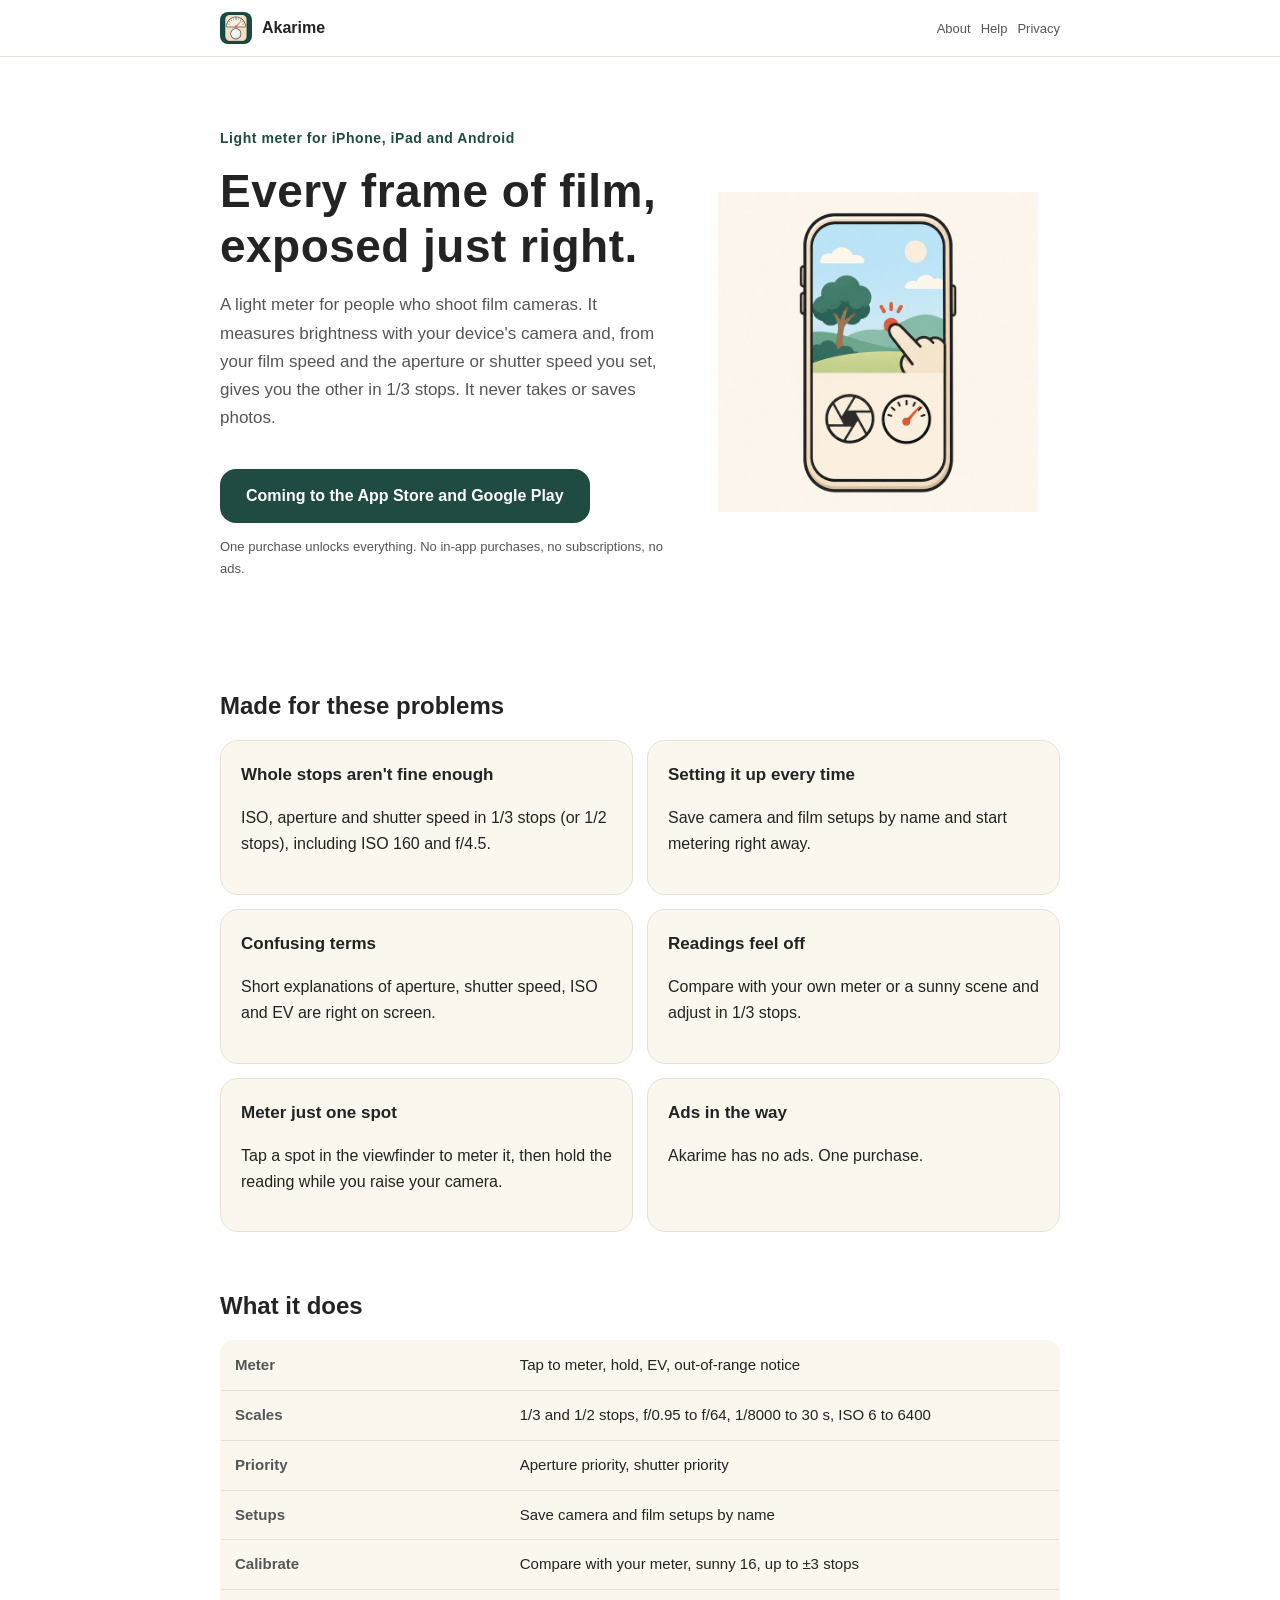
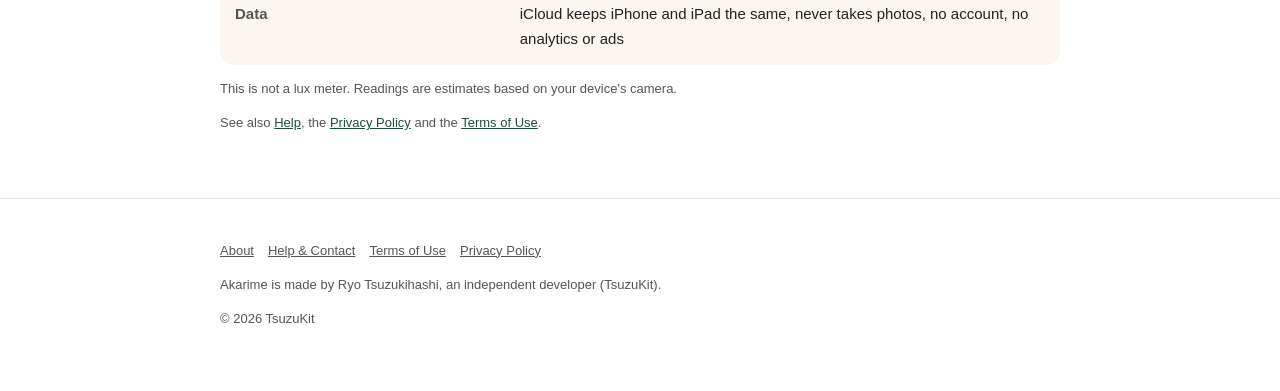
<file: index.html>
<!DOCTYPE html>
<html lang="ja" data-title-ja="あかりめ｜フィルムカメラ用の露出計" data-title-en="Akarime | Light meter for film cameras">
<head>
<meta charset="UTF-8">
<meta name="viewport" content="width=device-width, initial-scale=1">
<script>(function(){var l=navigator.languages&&navigator.languages.length?navigator.languages:[navigator.language||"ja"],p="en";for(var i=0;i<l.length;i++){var c=String(l[i]).toLowerCase();if(c.indexOf("ja")===0){p="ja";break}if(c.indexOf("en")===0){p="en";break}}var d=document.documentElement;d.lang=p;var t=d.getAttribute("data-title-"+p);if(t){document.title=t}})();</script>
<title>あかりめ｜フィルムカメラ用の露出計</title>
<meta name="description" content="フィルムのカメラで撮る人のための露出計。フィルムの感度と決めた絞りかシャッター速度から、もう片方を 1/3 段で出す。いつもの組みを保存・較正つき。広告なしの買い切り。 / A light meter for film photographers. Set your film speed and an aperture or shutter speed to get the other in 1/3 stops. Save setups, calibrate. No ads, one purchase.">
<meta property="og:title" content="あかりめ｜フィルムカメラ用の露出計">
<meta property="og:description" content="フィルムのカメラで撮る人のための露出計。フィルムの感度と決めた絞りかシャッター速度から、もう片方を 1/3 段で出す。いつもの組みを保存・較正つき。広告なしの買い切り。">
<meta property="og:type" content="website">
<meta property="og:url" content="https://akarime.tsuzukit.com/">
<meta property="og:image" content="https://akarime.tsuzukit.com/assets/og.jpg">
<link rel="icon" href="assets/icon.png">
<link rel="apple-touch-icon" href="assets/icon.png">
<link rel="stylesheet" href="style.css">
</head>
<body>
<div data-l="ja" lang="ja">
<header class="site"><div class="wrap">
<a class="brand" href="./"><img src="assets/icon.png" alt="" width="32" height="32">あかりめ</a>
<nav class="site"><a href="./">紹介</a><a href="support.html">使い方</a><a href="privacy.html">プライバシー</a></nav>
</div></header>
<main class="wrap">
<section class="hero">
<div>
<p class="eyebrow">iPhone・iPad・Android の露出計</p>
<h1>フィルムの1枚を、<br>ちょうどの明るさで。</h1>
<p class="lead">フィルムのカメラで撮る人のための露出計です。端末のカメラで明るさを測り、フィルムの感度と、決めた絞りかシャッター速度から、もう片方を 1/3 段で出します。写真は撮らず、保存もしません。</p>
<a class="cta" href="#store" id="store">App Store・Google Play で配信予定</a>
<p class="note">買い切りで全部の機能が使えます。アプリ内課金・サブスクリプション・広告はありません。</p>
</div>
<img src="assets/hero.jpg" alt="スマートフォンで景色を測るイラスト" width="360">
</section>

<h2>こんな困りごとのために</h2>
<div class="grid two">
<div class="card"><h3>1段刻みでは細かく合わせられない</h3><p>ISO・絞り・シャッター速度を 1/3 段（または 1/2 段）の目盛りで出します。ISO 160 や F4.5 も選べます。</p></div>
<div class="card"><h3>毎回の設定が面倒</h3><p>カメラとフィルムの組みを名前で保存して、開いたらすぐ測れます。</p></div>
<div class="card"><h3>言葉が分からない</h3><p>絞り・シャッター速度・ISO・EV の短い説明を画面に置きました。</p></div>
<div class="card"><h3>値がずれている気がする</h3><p>手持ちの露出計か晴れた日の景色と比べて、ずれを 1/3 段ずつ直せます。</p></div>
<div class="card"><h3>測りたい所だけ測りたい</h3><p>ファインダーで押した所の明るさを測ります。値を固定して、カメラを構え直せます。</p></div>
<div class="card"><h3>広告がじゃま</h3><p>あかりめに広告はありません。買い切りです。</p></div>
</div>

<h2>できること</h2>
<table>
<tr><th>測る</th><td>押した所を測る・固定・EV・目盛りの外のお知らせ</td></tr>
<tr><th>目盛り</th><td>1/3 段・1/2 段・F0.95〜F64・1/8000〜30 秒・ISO 6〜6400</td></tr>
<tr><th>優先</th><td>絞り優先・シャッター優先</td></tr>
<tr><th>組み</th><td>カメラとフィルムの組みを名前で保存</td></tr>
<tr><th>較正</th><td>手持ちの露出計と比べる・晴天の法則・±3 段</td></tr>
<tr><th>データ</th><td>iCloud で iPhone と iPad をそろえる・写真は撮らない・アカウントなし・解析と広告なし</td></tr>
</table>
<p class="note">照度計（ルクス）ではありません。端末のカメラの明るさから計算する目安です。</p>
<p class="note"><a href="support.html">使い方</a>・<a href="privacy.html">プライバシーポリシー</a>・<a href="terms.html">利用規約</a>もご覧ください。</p>
</main>
<footer class="site"><div class="wrap">
<p><a href="./">紹介</a><a href="support.html">使い方とお問い合わせ</a><a href="terms.html">利用規約</a><a href="privacy.html">プライバシーポリシー</a></p>
<p>あかりめは、個人開発者の續橋涼（TsuzuKit）が作っているアプリです。</p>
<p>© 2026 TsuzuKit</p>
</div></footer>
</div>
<div data-l="en" lang="en">
<header class="site"><div class="wrap">
<a class="brand" href="./"><img src="assets/icon.png" alt="" width="32" height="32">Akarime</a>
<nav class="site"><a href="./">About</a><a href="support.html">Help</a><a href="privacy.html">Privacy</a></nav>
</div></header>
<main class="wrap">
<section class="hero">
<div>
<p class="eyebrow">Light meter for iPhone, iPad and Android</p>
<h1>Every frame of film,<br>exposed just right.</h1>
<p class="lead">A light meter for people who shoot film cameras. It measures brightness with your device's camera and, from your film speed and the aperture or shutter speed you set, gives you the other in 1/3 stops. It never takes or saves photos.</p>
<a class="cta" href="#store" id="store">Coming to the App Store and Google Play</a>
<p class="note">One purchase unlocks everything. No in-app purchases, no subscriptions, no ads.</p>
</div>
<img src="assets/hero.jpg" alt="Illustration of metering a scene with a phone" width="360">
</section>

<h2>Made for these problems</h2>
<div class="grid two">
<div class="card"><h3>Whole stops aren't fine enough</h3><p>ISO, aperture and shutter speed in 1/3 stops (or 1/2 stops), including ISO 160 and f/4.5.</p></div>
<div class="card"><h3>Setting it up every time</h3><p>Save camera and film setups by name and start metering right away.</p></div>
<div class="card"><h3>Confusing terms</h3><p>Short explanations of aperture, shutter speed, ISO and EV are right on screen.</p></div>
<div class="card"><h3>Readings feel off</h3><p>Compare with your own meter or a sunny scene and adjust in 1/3 stops.</p></div>
<div class="card"><h3>Meter just one spot</h3><p>Tap a spot in the viewfinder to meter it, then hold the reading while you raise your camera.</p></div>
<div class="card"><h3>Ads in the way</h3><p>Akarime has no ads. One purchase.</p></div>
</div>

<h2>What it does</h2>
<table>
<tr><th>Meter</th><td>Tap to meter, hold, EV, out-of-range notice</td></tr>
<tr><th>Scales</th><td>1/3 and 1/2 stops, f/0.95 to f/64, 1/8000 to 30 s, ISO 6 to 6400</td></tr>
<tr><th>Priority</th><td>Aperture priority, shutter priority</td></tr>
<tr><th>Setups</th><td>Save camera and film setups by name</td></tr>
<tr><th>Calibrate</th><td>Compare with your meter, sunny 16, up to ±3 stops</td></tr>
<tr><th>Data</th><td>iCloud keeps iPhone and iPad the same, never takes photos, no account, no analytics or ads</td></tr>
</table>
<p class="note">This is not a lux meter. Readings are estimates based on your device's camera.</p>
<p class="note">See also <a href="support.html">Help</a>, the <a href="privacy.html">Privacy Policy</a> and the <a href="terms.html">Terms of Use</a>.</p>
</main>
<footer class="site"><div class="wrap">
<p><a href="./">About</a><a href="support.html">Help & Contact</a><a href="terms.html">Terms of Use</a><a href="privacy.html">Privacy Policy</a></p>
<p>Akarime is made by Ryo Tsuzukihashi, an independent developer (TsuzuKit).</p>
<p>© 2026 TsuzuKit</p>
</div></footer>
</div>
</body>
</html>
</file>
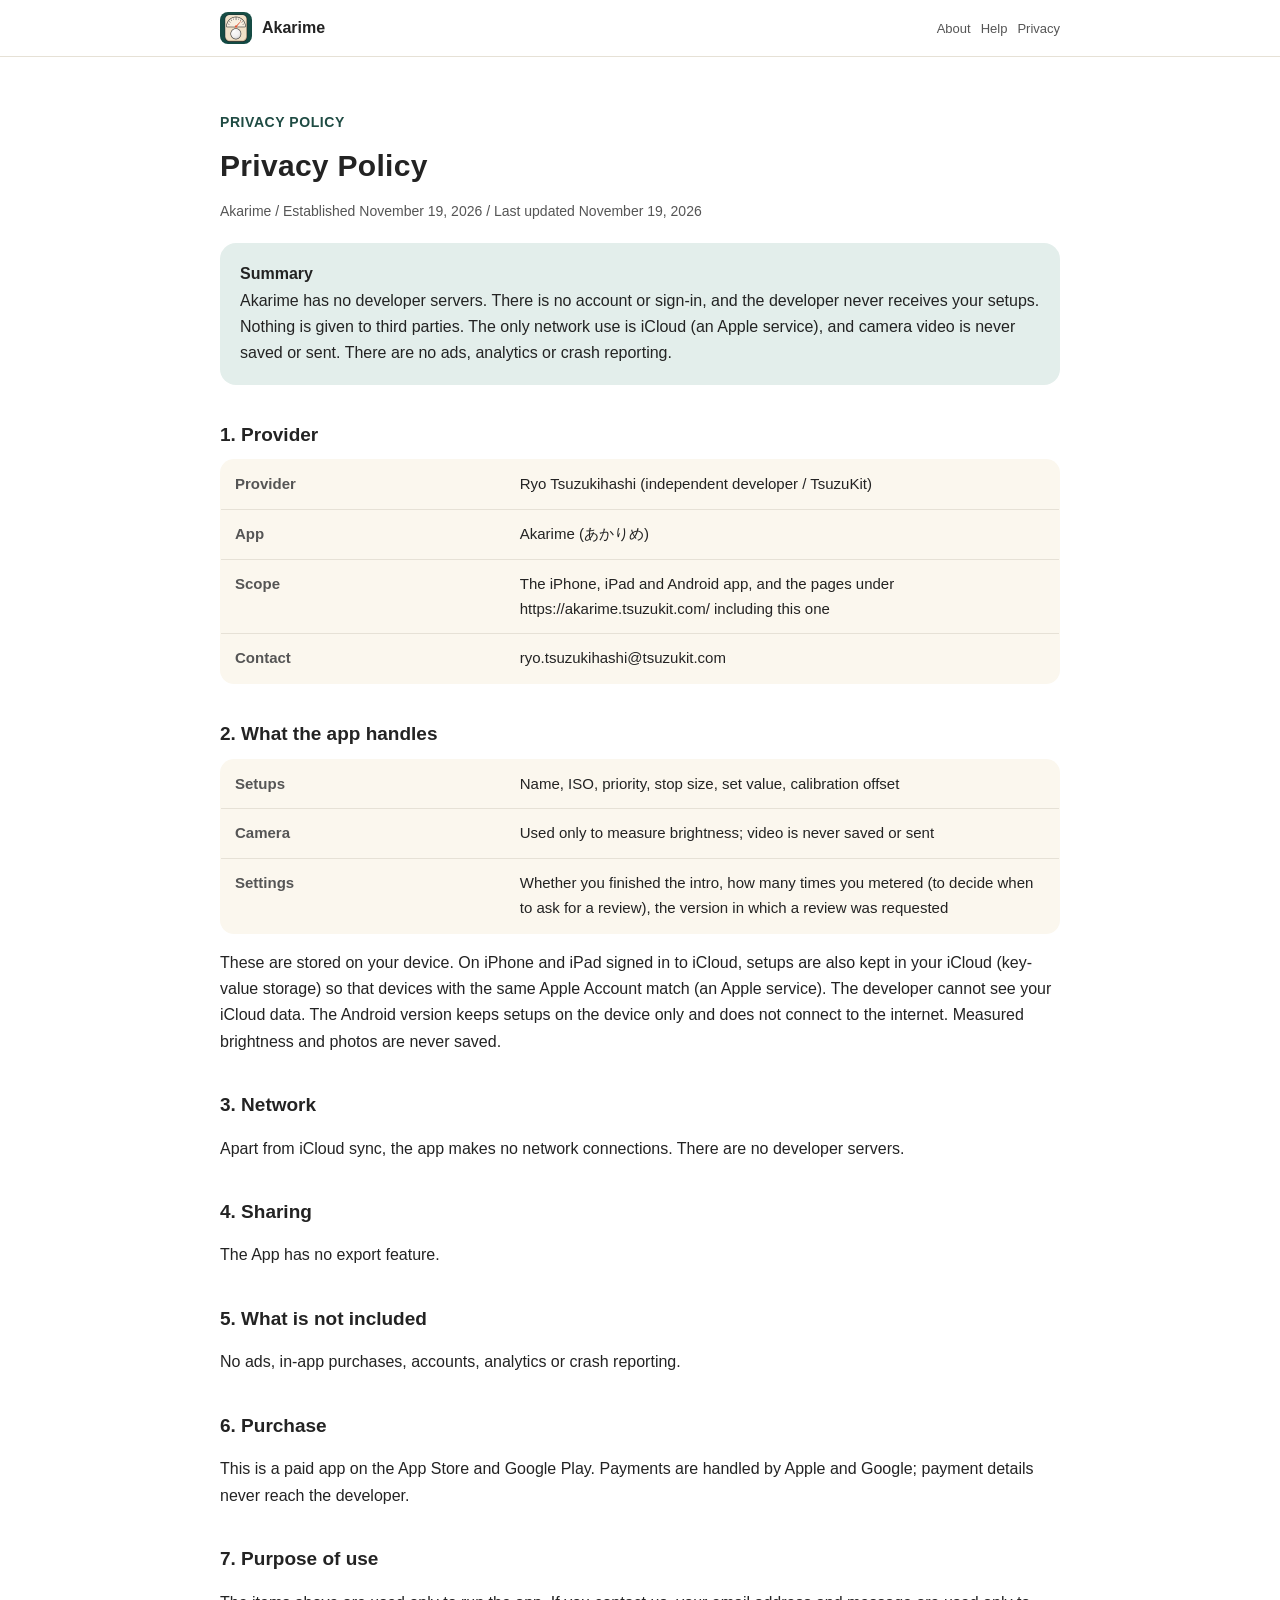
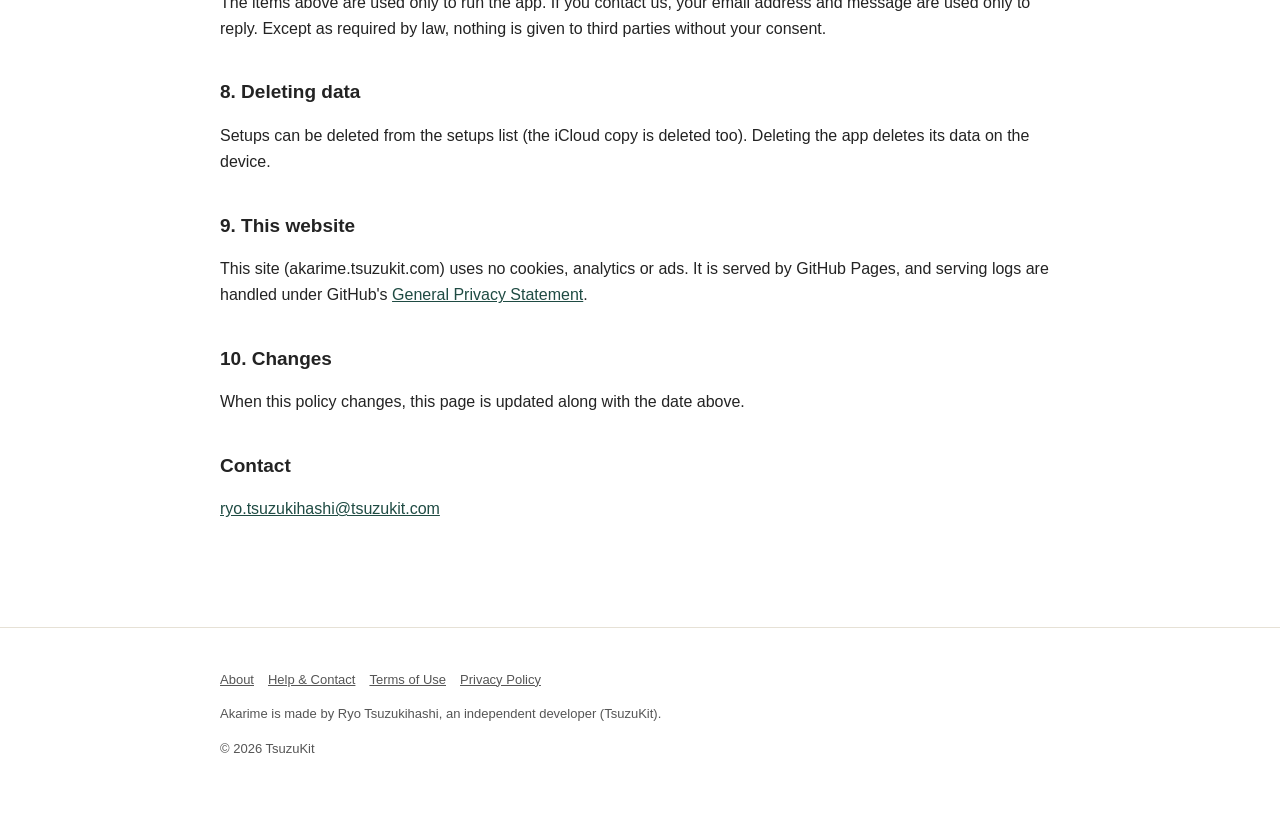
<file: privacy.html>
<!DOCTYPE html>
<html lang="ja" data-title-ja="プライバシーポリシー - あかりめ" data-title-en="Privacy Policy - Akarime">
<head>
<meta charset="UTF-8">
<meta name="viewport" content="width=device-width, initial-scale=1">
<script>(function(){var l=navigator.languages&&navigator.languages.length?navigator.languages:[navigator.language||"ja"],p="en";for(var i=0;i<l.length;i++){var c=String(l[i]).toLowerCase();if(c.indexOf("ja")===0){p="ja";break}if(c.indexOf("en")===0){p="en";break}}var d=document.documentElement;d.lang=p;var t=d.getAttribute("data-title-"+p);if(t){document.title=t}})();</script>
<title>プライバシーポリシー - あかりめ</title>
<meta name="description" content="あかりめのプライバシーポリシー。開発者は個人情報を集めません。カメラの映像は保存しません。 / Privacy Policy for Akarime. The developer collects no personal information. Camera video is never saved.">
<meta property="og:title" content="プライバシーポリシー - あかりめ">
<meta property="og:description" content="あかりめのプライバシーポリシー。開発者は個人情報を集めません。カメラの映像は保存しません。">
<meta property="og:type" content="website">
<meta property="og:url" content="https://akarime.tsuzukit.com/privacy.html">
<meta property="og:image" content="https://akarime.tsuzukit.com/assets/og.jpg">
<link rel="icon" href="assets/icon.png">
<link rel="apple-touch-icon" href="assets/icon.png">
<link rel="stylesheet" href="style.css">
</head>
<body>
<div data-l="ja" lang="ja">
<header class="site"><div class="wrap">
<a class="brand" href="./"><img src="assets/icon.png" alt="" width="32" height="32">あかりめ</a>
<nav class="site"><a href="./">紹介</a><a href="support.html">使い方</a><a href="privacy.html">プライバシー</a></nav>
</div></header>
<main class="wrap">
<article class="doc">
<p class="eyebrow">PRIVACY POLICY</p>
<h1>プライバシーポリシー</h1>
<p class="meta">あかりめ／制定日 2026年11月19日／改定日 2026年11月19日</p>
<div class="summary"><strong>このポリシーの要旨</strong><br>あかりめは、開発者のサーバーを持たないアプリです。アカウント登録やログインはなく、開発者があなたの組みを受け取ることはありません。第三者に渡すこともありません。通信は iCloud（Apple のサービス）だけで、カメラの映像は保存も送信もしません。広告、分析ツール、クラッシュを報告する仕組みは入れていません。</div>
<h2>1. 提供者</h2>
<table>
<tr><th>提供者</th><td>續橋涼（個人開発者 / TsuzuKit）</td></tr>
<tr><th>アプリ名</th><td>あかりめ（英語名 Akarime）</td></tr>
<tr><th>対象</th><td>iPhone・iPad・Android 向けアプリと、このページを含む https://akarime.tsuzukit.com/ 配下のページ</td></tr>
<tr><th>連絡先</th><td>ryo.tsuzukihashi@tsuzukit.com</td></tr>
</table>
<h2>2. アプリが扱うもの</h2>
<table>
<tr><th>組み</th><td>名前・感度・優先・刻み・決めた値・較正のずれ</td></tr>
<tr><th>カメラ</th><td>明るさを測るためだけに使います。映像は保存も送信もしません</td></tr>
<tr><th>アプリの設定</th><td>案内を終えたかどうか・測った回数（レビューのお願いを出すかを決めるため）・レビューのお願いを出した版</td></tr>
</table>
<p>これらは端末の中に保存します。iCloud に入っている iPhone・iPad では、組みをあなたの iCloud（キーと値の置き場）にも置き、同じ Apple アカウントの端末でそろえます（Apple のサービス）。開発者は、あなたの iCloud の中身を見ることはできません。Android 版は組みを端末の中だけに置き、通信しません。測った明るさや写真は保存しません。</p>
<h2>3. 通信</h2>
<p>iCloud との同期のほかに、通信はしません。開発者のサーバーはありません。</p>
<h2>4. 書き出し</h2>
<p>書き出しの機能はありません。</p>
<h2>5. 入れていないもの</h2>
<p>広告・アプリ内課金・アカウント登録・分析ツール・クラッシュの報告は入れていません。</p>
<h2>6. 購入</h2>
<p>本アプリは App Store と Google Play の有料アプリです。お支払いは Apple・Google が処理し、支払いの情報は開発者には届きません。</p>
<h2>7. 情報を使う目的</h2>
<p>上のものは、アプリを動かすためだけに使います。お問い合わせをいただいたときは、メールアドレスと内容をお返事のためだけに使います。法令にもとづく場合を除き、本人の同意なく第三者に渡すことはありません。</p>
<h2>8. 消したいとき</h2>
<p>組みは、組みの一覧から消せます（iCloud の写しも一緒に消えます）。アプリを消すと、端末の中のデータは消えます。</p>
<h2>9. このウェブサイトについて</h2>
<p>このサイト（akarime.tsuzukit.com）は、Cookie も、アクセスを計測する仕組みも、広告も使っていません。サイトは GitHub Pages で配信しており、配信の記録は GitHub の <a href="https://docs.github.com/ja/site-policy/privacy-policies/github-general-privacy-statement">プライバシーについての声明</a> に沿って扱われます。</p>
<h2>10. 改定</h2>
<p>このポリシーを変えるときは、このページを書きかえ、上の改定日を新しくします。</p>
<h2>お問い合わせ</h2>
<p><a href="mailto:ryo.tsuzukihashi@tsuzukit.com">ryo.tsuzukihashi@tsuzukit.com</a></p>
</article>
</main>
<footer class="site"><div class="wrap">
<p><a href="./">紹介</a><a href="support.html">使い方とお問い合わせ</a><a href="terms.html">利用規約</a><a href="privacy.html">プライバシーポリシー</a></p>
<p>あかりめは、個人開発者の續橋涼（TsuzuKit）が作っているアプリです。</p>
<p>© 2026 TsuzuKit</p>
</div></footer>
</div>
<div data-l="en" lang="en">
<header class="site"><div class="wrap">
<a class="brand" href="./"><img src="assets/icon.png" alt="" width="32" height="32">Akarime</a>
<nav class="site"><a href="./">About</a><a href="support.html">Help</a><a href="privacy.html">Privacy</a></nav>
</div></header>
<main class="wrap">
<article class="doc">
<p class="eyebrow">PRIVACY POLICY</p>
<h1>Privacy Policy</h1>
<p class="meta">Akarime / Established November 19, 2026 / Last updated November 19, 2026</p>
<div class="summary"><strong>Summary</strong><br>Akarime has no developer servers. There is no account or sign-in, and the developer never receives your setups. Nothing is given to third parties. The only network use is iCloud (an Apple service), and camera video is never saved or sent. There are no ads, analytics or crash reporting.</div>
<h2>1. Provider</h2>
<table>
<tr><th>Provider</th><td>Ryo Tsuzukihashi (independent developer / TsuzuKit)</td></tr>
<tr><th>App</th><td>Akarime (あかりめ)</td></tr>
<tr><th>Scope</th><td>The iPhone, iPad and Android app, and the pages under https://akarime.tsuzukit.com/ including this one</td></tr>
<tr><th>Contact</th><td>ryo.tsuzukihashi@tsuzukit.com</td></tr>
</table>
<h2>2. What the app handles</h2>
<table>
<tr><th>Setups</th><td>Name, ISO, priority, stop size, set value, calibration offset</td></tr>
<tr><th>Camera</th><td>Used only to measure brightness; video is never saved or sent</td></tr>
<tr><th>Settings</th><td>Whether you finished the intro, how many times you metered (to decide when to ask for a review), the version in which a review was requested</td></tr>
</table>
<p>These are stored on your device. On iPhone and iPad signed in to iCloud, setups are also kept in your iCloud (key-value storage) so that devices with the same Apple Account match (an Apple service). The developer cannot see your iCloud data. The Android version keeps setups on the device only and does not connect to the internet. Measured brightness and photos are never saved.</p>
<h2>3. Network</h2>
<p>Apart from iCloud sync, the app makes no network connections. There are no developer servers.</p>
<h2>4. Sharing</h2>
<p>The App has no export feature.</p>
<h2>5. What is not included</h2>
<p>No ads, in-app purchases, accounts, analytics or crash reporting.</p>
<h2>6. Purchase</h2>
<p>This is a paid app on the App Store and Google Play. Payments are handled by Apple and Google; payment details never reach the developer.</p>
<h2>7. Purpose of use</h2>
<p>The items above are used only to run the app. If you contact us, your email address and message are used only to reply. Except as required by law, nothing is given to third parties without your consent.</p>
<h2>8. Deleting data</h2>
<p>Setups can be deleted from the setups list (the iCloud copy is deleted too). Deleting the app deletes its data on the device.</p>
<h2>9. This website</h2>
<p>This site (akarime.tsuzukit.com) uses no cookies, analytics or ads. It is served by GitHub Pages, and serving logs are handled under GitHub's <a href="https://docs.github.com/en/site-policy/privacy-policies/github-general-privacy-statement">General Privacy Statement</a>.</p>
<h2>10. Changes</h2>
<p>When this policy changes, this page is updated along with the date above.</p>
<h2>Contact</h2>
<p><a href="mailto:ryo.tsuzukihashi@tsuzukit.com">ryo.tsuzukihashi@tsuzukit.com</a></p>
</article>
</main>
<footer class="site"><div class="wrap">
<p><a href="./">About</a><a href="support.html">Help & Contact</a><a href="terms.html">Terms of Use</a><a href="privacy.html">Privacy Policy</a></p>
<p>Akarime is made by Ryo Tsuzukihashi, an independent developer (TsuzuKit).</p>
<p>© 2026 TsuzuKit</p>
</div></footer>
</div>
</body>
</html>
</file>
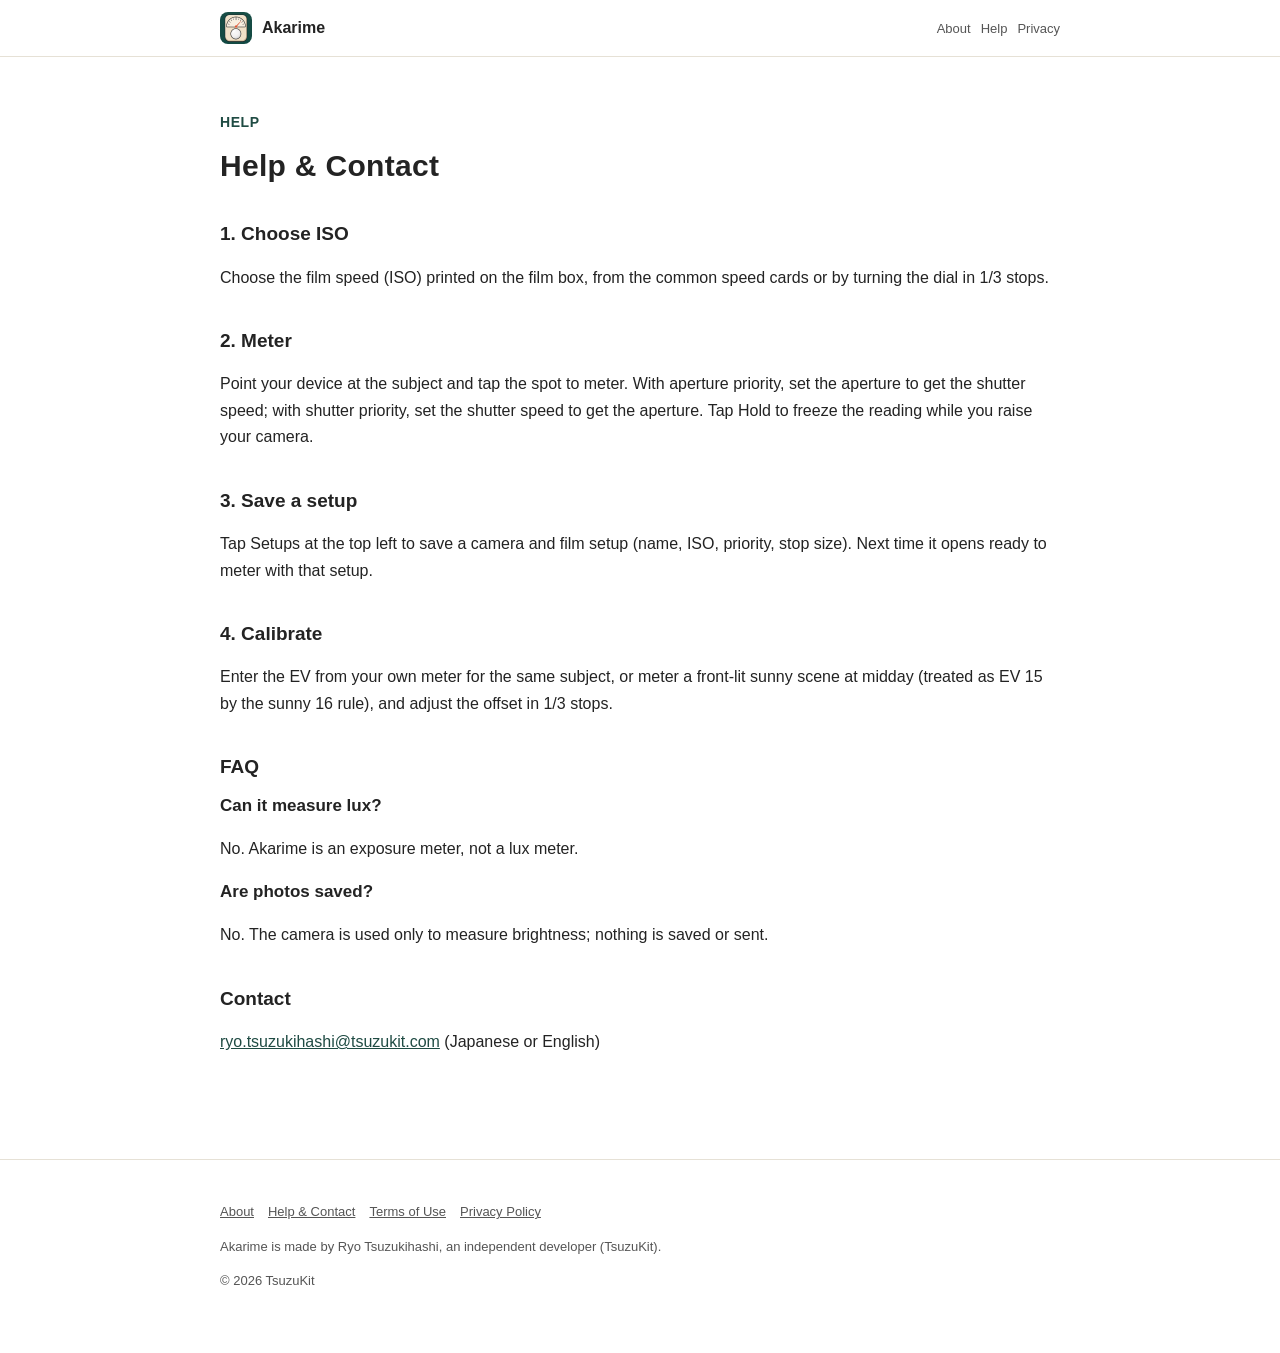
<file: support.html>
<!DOCTYPE html>
<html lang="ja" data-title-ja="使い方とお問い合わせ - あかりめ" data-title-en="Help &amp; Contact - Akarime">
<head>
<meta charset="UTF-8">
<meta name="viewport" content="width=device-width, initial-scale=1">
<script>(function(){var l=navigator.languages&&navigator.languages.length?navigator.languages:[navigator.language||"ja"],p="en";for(var i=0;i<l.length;i++){var c=String(l[i]).toLowerCase();if(c.indexOf("ja")===0){p="ja";break}if(c.indexOf("en")===0){p="en";break}}var d=document.documentElement;d.lang=p;var t=d.getAttribute("data-title-"+p);if(t){document.title=t}})();</script>
<title>使い方とお問い合わせ - あかりめ</title>
<meta name="description" content="あかりめの使い方（感度を選ぶ・測る・組みを保存・較正）とよくあるご質問、お問い合わせ。 / How to use Akarime (choosing ISO, metering, saving setups, calibration), FAQ and contact.">
<meta property="og:title" content="使い方とお問い合わせ - あかりめ">
<meta property="og:description" content="あかりめの使い方（感度を選ぶ・測る・組みを保存・較正）とよくあるご質問、お問い合わせ。">
<meta property="og:type" content="website">
<meta property="og:url" content="https://akarime.tsuzukit.com/support.html">
<meta property="og:image" content="https://akarime.tsuzukit.com/assets/og.jpg">
<link rel="icon" href="assets/icon.png">
<link rel="apple-touch-icon" href="assets/icon.png">
<link rel="stylesheet" href="style.css">
</head>
<body>
<div data-l="ja" lang="ja">
<header class="site"><div class="wrap">
<a class="brand" href="./"><img src="assets/icon.png" alt="" width="32" height="32">あかりめ</a>
<nav class="site"><a href="./">紹介</a><a href="support.html">使い方</a><a href="privacy.html">プライバシー</a></nav>
</div></header>
<main class="wrap">
<article class="doc">
<p class="eyebrow">HELP</p>
<h1>使い方とお問い合わせ</h1>
<h2>1. 感度を選ぶ</h2>
<p>フィルムの箱に書いてある感度（ISO）を選びます。よくある感度の札から選ぶか、輪を回して 1/3 段の値を選べます。</p>
<h2>2. 測る</h2>
<p>撮りたい物に端末を向け、ファインダーで測りたい所を押します。絞り優先なら絞りを決めるとシャッター速度が、シャッター優先ならシャッター速度を決めると絞りが出ます。［固定］を押すと値が止まり、カメラを構え直せます。</p>
<h2>3. 組みを保存する</h2>
<p>左上の［組み］で、カメラとフィルムの組み（名前・感度・優先・刻み）を保存します。次からは開いたらすぐ、その組みで測れます。</p>
<h2>4. 較正する</h2>
<p>手持ちの露出計で同じ物を測って出た EV を入れるか、晴れた日の昼に順光の景色を測ると（晴天の法則で EV 15 とみなします）、ずれを 1/3 段ずつ直せます。</p>
<h2>よくあるご質問</h2>
<h3>照度（ルクス）は測れますか</h3>
<p>測れません。あかりめは露出計で、照度計ではありません。</p>
<h3>写真は保存されますか</h3>
<p>されません。カメラの映像は明るさを測るためだけに使い、保存も送信もしません。</p>
<h2>お問い合わせ</h2>
<p><a href="mailto:ryo.tsuzukihashi@tsuzukit.com">ryo.tsuzukihashi@tsuzukit.com</a>（日本語・英語）</p>
</article>
</main>
<footer class="site"><div class="wrap">
<p><a href="./">紹介</a><a href="support.html">使い方とお問い合わせ</a><a href="terms.html">利用規約</a><a href="privacy.html">プライバシーポリシー</a></p>
<p>あかりめは、個人開発者の續橋涼（TsuzuKit）が作っているアプリです。</p>
<p>© 2026 TsuzuKit</p>
</div></footer>
</div>
<div data-l="en" lang="en">
<header class="site"><div class="wrap">
<a class="brand" href="./"><img src="assets/icon.png" alt="" width="32" height="32">Akarime</a>
<nav class="site"><a href="./">About</a><a href="support.html">Help</a><a href="privacy.html">Privacy</a></nav>
</div></header>
<main class="wrap">
<article class="doc">
<p class="eyebrow">HELP</p>
<h1>Help &amp; Contact</h1>
<h2>1. Choose ISO</h2>
<p>Choose the film speed (ISO) printed on the film box, from the common speed cards or by turning the dial in 1/3 stops.</p>
<h2>2. Meter</h2>
<p>Point your device at the subject and tap the spot to meter. With aperture priority, set the aperture to get the shutter speed; with shutter priority, set the shutter speed to get the aperture. Tap Hold to freeze the reading while you raise your camera.</p>
<h2>3. Save a setup</h2>
<p>Tap Setups at the top left to save a camera and film setup (name, ISO, priority, stop size). Next time it opens ready to meter with that setup.</p>
<h2>4. Calibrate</h2>
<p>Enter the EV from your own meter for the same subject, or meter a front-lit sunny scene at midday (treated as EV 15 by the sunny 16 rule), and adjust the offset in 1/3 stops.</p>
<h2>FAQ</h2>
<h3>Can it measure lux?</h3>
<p>No. Akarime is an exposure meter, not a lux meter.</p>
<h3>Are photos saved?</h3>
<p>No. The camera is used only to measure brightness; nothing is saved or sent.</p>
<h2>Contact</h2>
<p><a href="mailto:ryo.tsuzukihashi@tsuzukit.com">ryo.tsuzukihashi@tsuzukit.com</a> (Japanese or English)</p>
</article>
</main>
<footer class="site"><div class="wrap">
<p><a href="./">About</a><a href="support.html">Help & Contact</a><a href="terms.html">Terms of Use</a><a href="privacy.html">Privacy Policy</a></p>
<p>Akarime is made by Ryo Tsuzukihashi, an independent developer (TsuzuKit).</p>
<p>© 2026 TsuzuKit</p>
</div></footer>
</div>
</body>
</html>
</file>
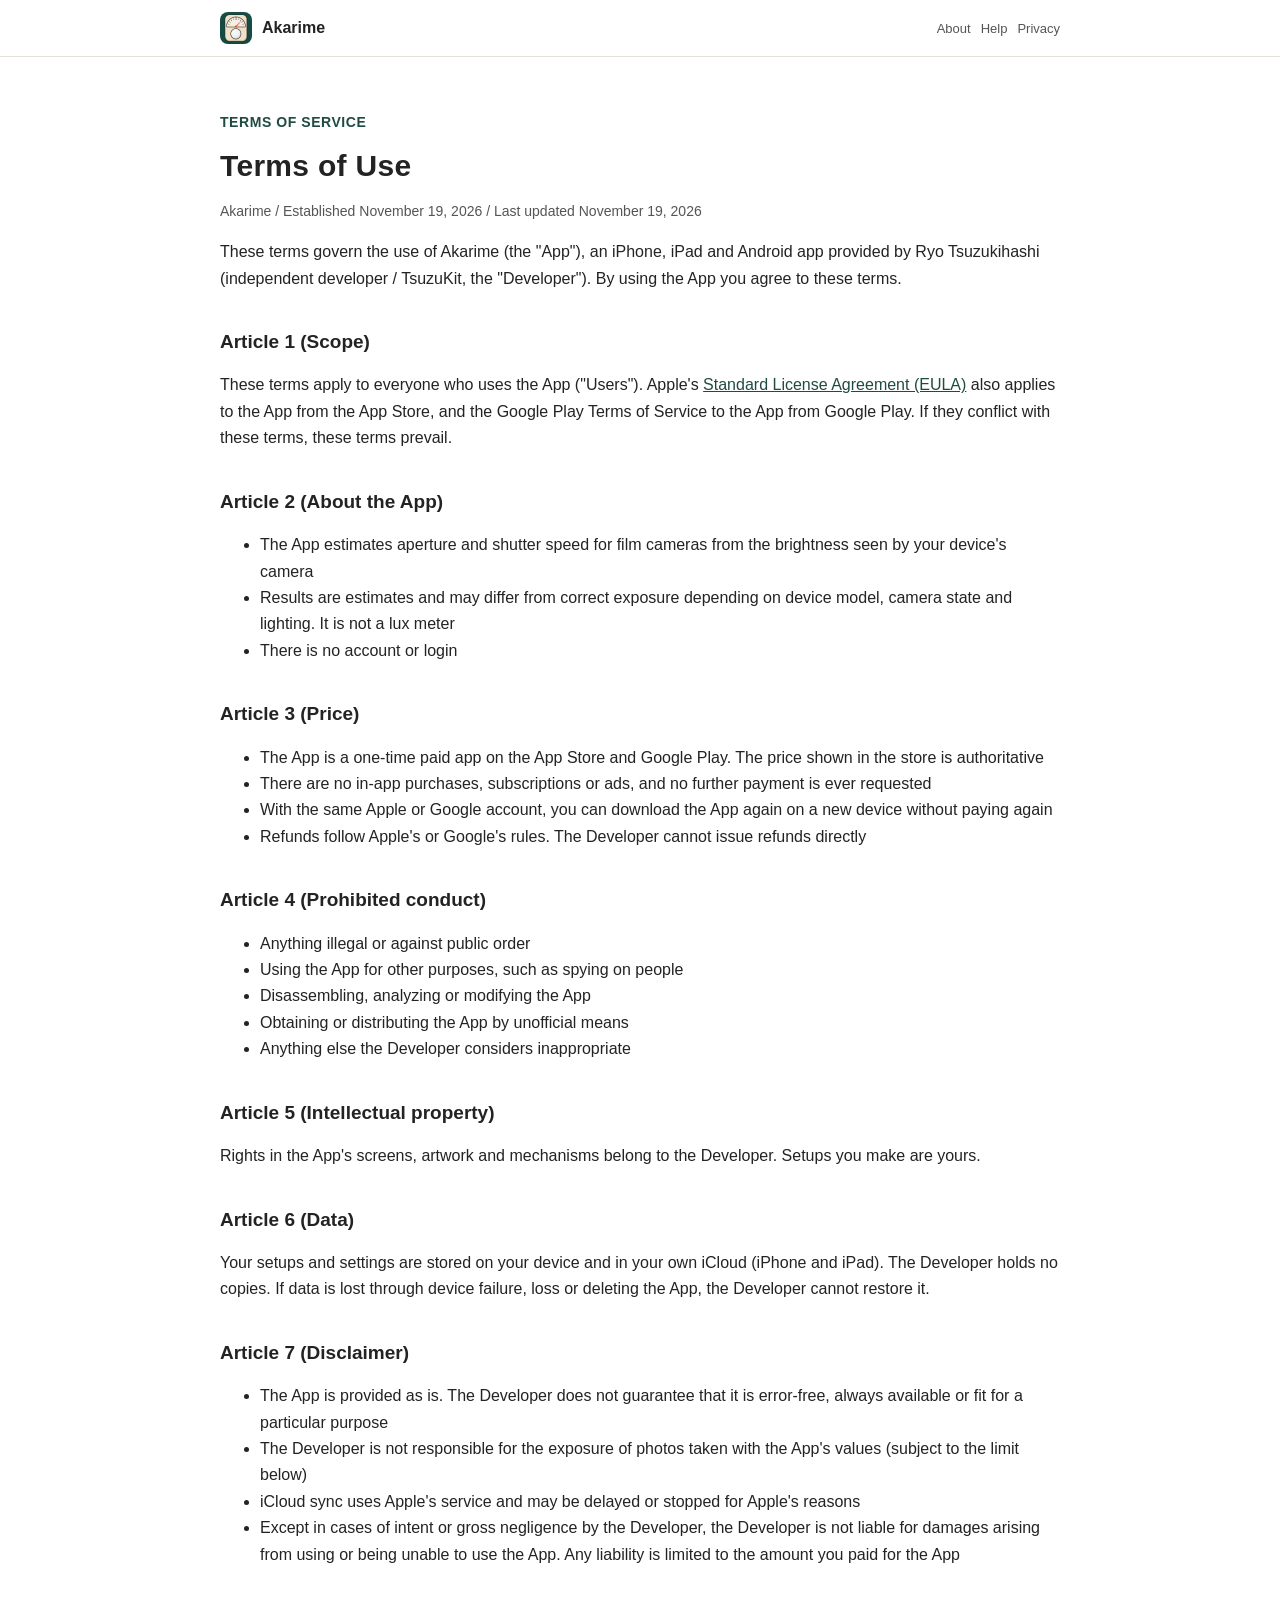
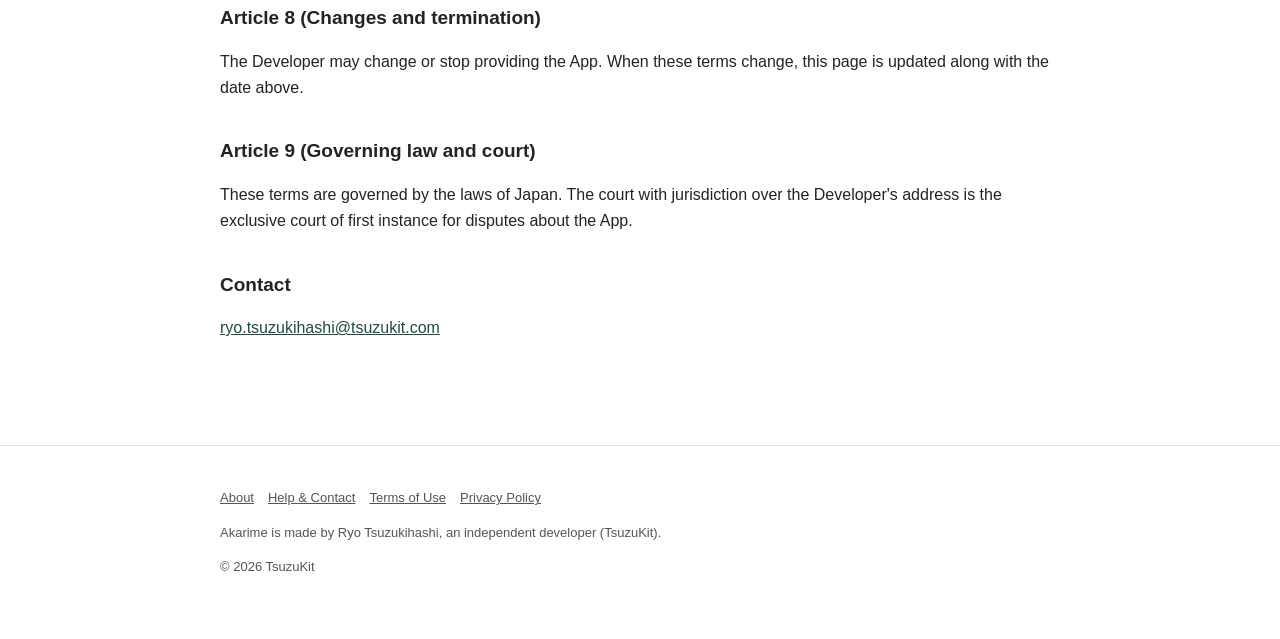
<file: terms.html>
<!DOCTYPE html>
<html lang="ja" data-title-ja="利用規約 - あかりめ" data-title-en="Terms of Use - Akarime">
<head>
<meta charset="UTF-8">
<meta name="viewport" content="width=device-width, initial-scale=1">
<script>(function(){var l=navigator.languages&&navigator.languages.length?navigator.languages:[navigator.language||"ja"],p="en";for(var i=0;i<l.length;i++){var c=String(l[i]).toLowerCase();if(c.indexOf("ja")===0){p="ja";break}if(c.indexOf("en")===0){p="en";break}}var d=document.documentElement;d.lang=p;var t=d.getAttribute("data-title-"+p);if(t){document.title=t}})();</script>
<title>利用規約 - あかりめ</title>
<meta name="description" content="あかりめの利用規約。 / Terms of Use for Akarime.">
<meta property="og:title" content="利用規約 - あかりめ">
<meta property="og:description" content="あかりめの利用規約。">
<meta property="og:type" content="website">
<meta property="og:url" content="https://akarime.tsuzukit.com/terms.html">
<meta property="og:image" content="https://akarime.tsuzukit.com/assets/og.jpg">
<link rel="icon" href="assets/icon.png">
<link rel="apple-touch-icon" href="assets/icon.png">
<link rel="stylesheet" href="style.css">
</head>
<body>
<div data-l="ja" lang="ja">
<header class="site"><div class="wrap">
<a class="brand" href="./"><img src="assets/icon.png" alt="" width="32" height="32">あかりめ</a>
<nav class="site"><a href="./">紹介</a><a href="support.html">使い方</a><a href="privacy.html">プライバシー</a></nav>
</div></header>
<main class="wrap">
<article class="doc">
<p class="eyebrow">TERMS OF SERVICE</p>
<h1>利用規約</h1>
<p class="meta">あかりめ／制定日 2026年11月19日／改定日 2026年11月19日</p>
<p>この規約は、續橋涼（個人開発者 / TsuzuKit。以下「開発者」）が提供する iPhone・iPad・Android アプリ「あかりめ」（以下「本アプリ」）を使うときの決まりです。本アプリを使った時点で、この規約に同意したものとします。</p>
<h2>第1条（適用）</h2>
<p>この規約は、本アプリを使うすべての方（以下「利用者」）に適用されます。App Store から入れた本アプリには、Apple が定める<a href="https://www.apple.com/legal/internet-services/itunes/dev/stdeula/">標準のライセンス契約（EULA）</a>も、Google Play から入れた本アプリには Google Play の利用規約も、あわせて適用されます。この規約とそれらが食い違うときは、この規約を優先します。</p>
<h2>第2条（本アプリについて）</h2>
<ul>
<li>本アプリは、端末のカメラの明るさから、フィルムのカメラの絞りとシャッター速度の目安を計算する道具です</li>
<li>出す値は目安です。端末の機種・カメラの状態・光の当たり方によって、実際の適正な露出とずれることがあります。照度計ではありません</li>
<li>アカウント登録やログインはありません</li>
</ul>
<h2>第3条（料金）</h2>
<ul>
<li>本アプリは、App Store・Google Play で購入する買い切りの有料アプリです。価格はストアに表示されるものが正です</li>
<li>アプリ内課金、サブスクリプション、広告はありません。購入したあとに追加の支払いを求めることはありません</li>
<li>同じ Apple アカウント・Google アカウントであれば、機種変更やアプリの入れ直しのときに、もう一度お支払いいただかずにダウンロードできます</li>
<li>返金は Apple・Google の規定に従います。開発者が直接返金することはできません</li>
</ul>
<h2>第4条（禁止事項）</h2>
<p>本アプリを使うとき、次のことをしてはいけません。</p>
<ul>
<li>法令や公序良俗に反すること</li>
<li>本アプリを、人をのぞき見るなど、ほかの目的に使うこと</li>
<li>本アプリを分解・解析・改変すること</li>
<li>本アプリを正規の方法以外で入手したり、配ったりすること</li>
<li>そのほか、開発者が不適切と判断すること</li>
</ul>
<h2>第5条（知的財産）</h2>
<p>本アプリの画面・絵・仕組みについての権利は、開発者にあります。利用者が作った組みは、利用者のものです。</p>
<h2>第6条（データ）</h2>
<p>組みと設定は、利用者の端末と、利用者の iCloud（iPhone・iPad）に保存されます。開発者はその写しを持っていません。端末の故障や紛失、アプリの削除などで消えても、開発者は元に戻すことができません。</p>
<h2>第7条（免責事項）</h2>
<ul>
<li>本アプリは、そのままの状態で提供します。開発者は、本アプリに誤りがないこと、いつでも使えること、特定の目的に合うことを保証しません</li>
<li>本アプリの値で撮った写真の写り（露出の過不足）について、開発者は責任を負いません（下の項の上限のとおり）</li>
<li>iCloud の同期は Apple のサービスを使うため、Apple の都合で遅れたり止まったりすることがあります</li>
<li>本アプリを使ったこと、または使えなかったことで利用者や周りの人に損害が生じても、開発者に故意または重大な過失がある場合を除き、開発者は責任を負いません。責任を負う場合も、利用者が本アプリに支払った金額を上限とします</li>
</ul>
<h2>第8条（変更と終了）</h2>
<p>開発者は、本アプリの内容を変えること、提供を終えることがあります。この規約を変えるときは、このページを書きかえ、上の改定日を新しくします。</p>
<h2>第9条（準拠法と裁判所）</h2>
<p>この規約は日本法に従います。本アプリについての争いは、開発者の住所地を管轄する裁判所を、第一審の専属的な合意管轄裁判所とします。</p>
<h2>お問い合わせ</h2>
<p><a href="mailto:ryo.tsuzukihashi@tsuzukit.com">ryo.tsuzukihashi@tsuzukit.com</a></p>
</article>
</main>
<footer class="site"><div class="wrap">
<p><a href="./">紹介</a><a href="support.html">使い方とお問い合わせ</a><a href="terms.html">利用規約</a><a href="privacy.html">プライバシーポリシー</a></p>
<p>あかりめは、個人開発者の續橋涼（TsuzuKit）が作っているアプリです。</p>
<p>© 2026 TsuzuKit</p>
</div></footer>
</div>
<div data-l="en" lang="en">
<header class="site"><div class="wrap">
<a class="brand" href="./"><img src="assets/icon.png" alt="" width="32" height="32">Akarime</a>
<nav class="site"><a href="./">About</a><a href="support.html">Help</a><a href="privacy.html">Privacy</a></nav>
</div></header>
<main class="wrap">
<article class="doc">
<p class="eyebrow">TERMS OF SERVICE</p>
<h1>Terms of Use</h1>
<p class="meta">Akarime / Established November 19, 2026 / Last updated November 19, 2026</p>
<p>These terms govern the use of Akarime (the "App"), an iPhone, iPad and Android app provided by Ryo Tsuzukihashi (independent developer / TsuzuKit, the "Developer"). By using the App you agree to these terms.</p>
<h2>Article 1 (Scope)</h2>
<p>These terms apply to everyone who uses the App ("Users"). Apple's <a href="https://www.apple.com/legal/internet-services/itunes/dev/stdeula/">Standard License Agreement (EULA)</a> also applies to the App from the App Store, and the Google Play Terms of Service to the App from Google Play. If they conflict with these terms, these terms prevail.</p>
<h2>Article 2 (About the App)</h2>
<ul>
<li>The App estimates aperture and shutter speed for film cameras from the brightness seen by your device's camera</li>
<li>Results are estimates and may differ from correct exposure depending on device model, camera state and lighting. It is not a lux meter</li>
<li>There is no account or login</li>
</ul>
<h2>Article 3 (Price)</h2>
<ul>
<li>The App is a one-time paid app on the App Store and Google Play. The price shown in the store is authoritative</li>
<li>There are no in-app purchases, subscriptions or ads, and no further payment is ever requested</li>
<li>With the same Apple or Google account, you can download the App again on a new device without paying again</li>
<li>Refunds follow Apple's or Google's rules. The Developer cannot issue refunds directly</li>
</ul>
<h2>Article 4 (Prohibited conduct)</h2>
<ul>
<li>Anything illegal or against public order</li>
<li>Using the App for other purposes, such as spying on people</li>
<li>Disassembling, analyzing or modifying the App</li>
<li>Obtaining or distributing the App by unofficial means</li>
<li>Anything else the Developer considers inappropriate</li>
</ul>
<h2>Article 5 (Intellectual property)</h2>
<p>Rights in the App's screens, artwork and mechanisms belong to the Developer. Setups you make are yours.</p>
<h2>Article 6 (Data)</h2>
<p>Your setups and settings are stored on your device and in your own iCloud (iPhone and iPad). The Developer holds no copies. If data is lost through device failure, loss or deleting the App, the Developer cannot restore it.</p>
<h2>Article 7 (Disclaimer)</h2>
<ul>
<li>The App is provided as is. The Developer does not guarantee that it is error-free, always available or fit for a particular purpose</li>
<li>The Developer is not responsible for the exposure of photos taken with the App's values (subject to the limit below)</li>
<li>iCloud sync uses Apple's service and may be delayed or stopped for Apple's reasons</li>
<li>Except in cases of intent or gross negligence by the Developer, the Developer is not liable for damages arising from using or being unable to use the App. Any liability is limited to the amount you paid for the App</li>
</ul>
<h2>Article 8 (Changes and termination)</h2>
<p>The Developer may change or stop providing the App. When these terms change, this page is updated along with the date above.</p>
<h2>Article 9 (Governing law and court)</h2>
<p>These terms are governed by the laws of Japan. The court with jurisdiction over the Developer's address is the exclusive court of first instance for disputes about the App.</p>
<h2>Contact</h2>
<p><a href="mailto:ryo.tsuzukihashi@tsuzukit.com">ryo.tsuzukihashi@tsuzukit.com</a></p>
</article>
</main>
<footer class="site"><div class="wrap">
<p><a href="./">About</a><a href="support.html">Help & Contact</a><a href="terms.html">Terms of Use</a><a href="privacy.html">Privacy Policy</a></p>
<p>Akarime is made by Ryo Tsuzukihashi, an independent developer (TsuzuKit).</p>
<p>© 2026 TsuzuKit</p>
</div></footer>
</div>
</body>
</html>
</file>
<file: style.css>
/* あかりめ — 白い地・墨の文字・深い緑の差し色（白の上で 4.5:1 以上） */
:root {
  --paper: #ffffff; --card: #fbf7ee; --ink: #232323; --sub: #555555; --line: #e6e1d6;
  --vermilion: #1f4b43; --vermilion-soft: #e3eeeb; --navy: #1f4b43; --correct: #1f4b43;
}
@media (prefers-color-scheme: dark) {
  :root { --paper: #121615; --card: #1b201f; --ink: #eef2f0; --sub: #b4bcb9; --line: #2a3230;
    --vermilion: #9fd0c4; --vermilion-soft: #1d2a27; --navy: #f1c9a0; --correct: #9fd0c4; }
}
* { box-sizing: border-box; }
html { -webkit-text-size-adjust: 100%; }
body { margin: 0; background: var(--paper); color: var(--ink); line-height: 1.8;
  font-family: -apple-system, BlinkMacSystemFont, "Hiragino Sans", "Hiragino Kaku Gothic ProN", "Noto Sans JP", sans-serif; }
a { color: var(--navy); }
.wrap { max-width: 880px; margin: 0 auto; padding: 0 20px; }
header.site { border-bottom: 1px solid var(--line); background: var(--paper); position: sticky; top: 0; z-index: 5; }
header.site .wrap { display: flex; align-items: center; gap: 16px; min-height: 56px; }
.brand { display: flex; align-items: center; gap: 10px; font-weight: 800; text-decoration: none; color: var(--ink); margin-right: auto; }
.brand img { width: 32px; height: 32px; border-radius: 8px; }
nav.site a { font-size: 14px; text-decoration: none; color: var(--sub); margin-left: 14px; white-space: nowrap; }
nav.site a:hover { color: var(--ink); }
.hero { padding: 56px 0 40px; display: grid; gap: 32px; align-items: center; }
@media (min-width: 760px) { .hero { grid-template-columns: 1.1fr 0.9fr; } }
.eyebrow { color: var(--vermilion); font-weight: 700; font-size: 14px; letter-spacing: 0.04em; }
h1 { font-size: clamp(30px, 6vw, 46px); line-height: 1.35; margin: 8px 0 16px; letter-spacing: 0.01em; }
h2 { font-size: 24px; margin: 56px 0 16px; line-height: 1.5; }
h3 { font-size: 17px; margin: 0 0 6px; }
.lead { font-size: 17px; color: var(--sub); }
.cta { display: inline-block; margin-top: 20px; background: var(--vermilion); color: #ffffff; font-weight: 700; text-decoration: none;
  padding: 14px 26px; border-radius: 16px; }
.note { font-size: 13px; color: var(--sub); }
.hero img { width: 100%; max-width: 320px; height: auto; justify-self: center; }
.grid { display: grid; gap: 14px; }
@media (min-width: 700px) { .grid.two { grid-template-columns: 1fr 1fr; } .grid.three { grid-template-columns: repeat(3, 1fr); } }
.card { background: var(--card); border: 1px solid var(--line); border-radius: 18px; padding: 20px; }
.card.em { background: var(--vermilion-soft); border-color: transparent; }
.steps { counter-reset: step; }
.steps .card { position: relative; padding-left: 62px; }
.steps .card::before { counter-increment: step; content: counter(step); position: absolute; left: 18px; top: 18px; width: 32px; height: 32px;
  border-radius: 50%; border: 2.5px solid var(--vermilion); color: var(--vermilion); font-weight: 800; display: grid; place-items: center; }
table { width: 100%; border-collapse: collapse; background: var(--card); border: 1px solid var(--line); border-radius: 14px; overflow: hidden; }
th, td { text-align: left; padding: 12px 14px; border-bottom: 1px solid var(--line); vertical-align: top; font-size: 15px; }
th { width: 34%; color: var(--sub); font-weight: 600; }
tr:last-child th, tr:last-child td { border-bottom: none; }
.doc { padding: 40px 0 24px; }
.doc h1 { font-size: 30px; }
.doc h2 { font-size: 19px; margin: 36px 0 10px; }
.doc .meta { color: var(--sub); font-size: 14px; }
.doc .summary { background: var(--vermilion-soft); border-radius: 16px; padding: 18px 20px; margin: 20px 0; }
details { background: var(--card); border: 1px solid var(--line); border-radius: 14px; padding: 14px 18px; }
details + details { margin-top: 10px; }
summary { font-weight: 700; cursor: pointer; }
footer.site { border-top: 1px solid var(--line); margin-top: 64px; padding: 28px 0 48px; color: var(--sub); font-size: 13px; }
footer.site a { color: var(--sub); margin-right: 14px; }
.qid { font-family: ui-monospace, SFMono-Regular, Menlo, monospace; background: var(--card); border: 1px solid var(--line);
  border-radius: 8px; padding: 2px 8px; }
/* 端末の言語に合うほうだけ見せる（build.py が両方を1ページに入れる） */
html[lang="ja"] [data-l="en"], html[lang="en"] [data-l="ja"] { display: none; }
[lang="en"] { line-height: 1.65; }
[lang="en"] h1 { line-height: 1.2; }
[lang="en"] nav.site a { font-size: 13px; margin-left: 10px; }
@media (max-width: 480px) { nav.site a { font-size: 12px; margin-left: 8px; } header.site .wrap { gap: 4px; } .brand { gap: 7px; font-size: 15px; } }
.brand { white-space: nowrap; flex-shrink: 0; }
/* 幅の狭い画面では、上の帯の「紹介」を出さない（左のアプリ名が同じ行き先） */
@media (max-width: 480px) { nav.site a:first-child { display: none; } }
</file>
